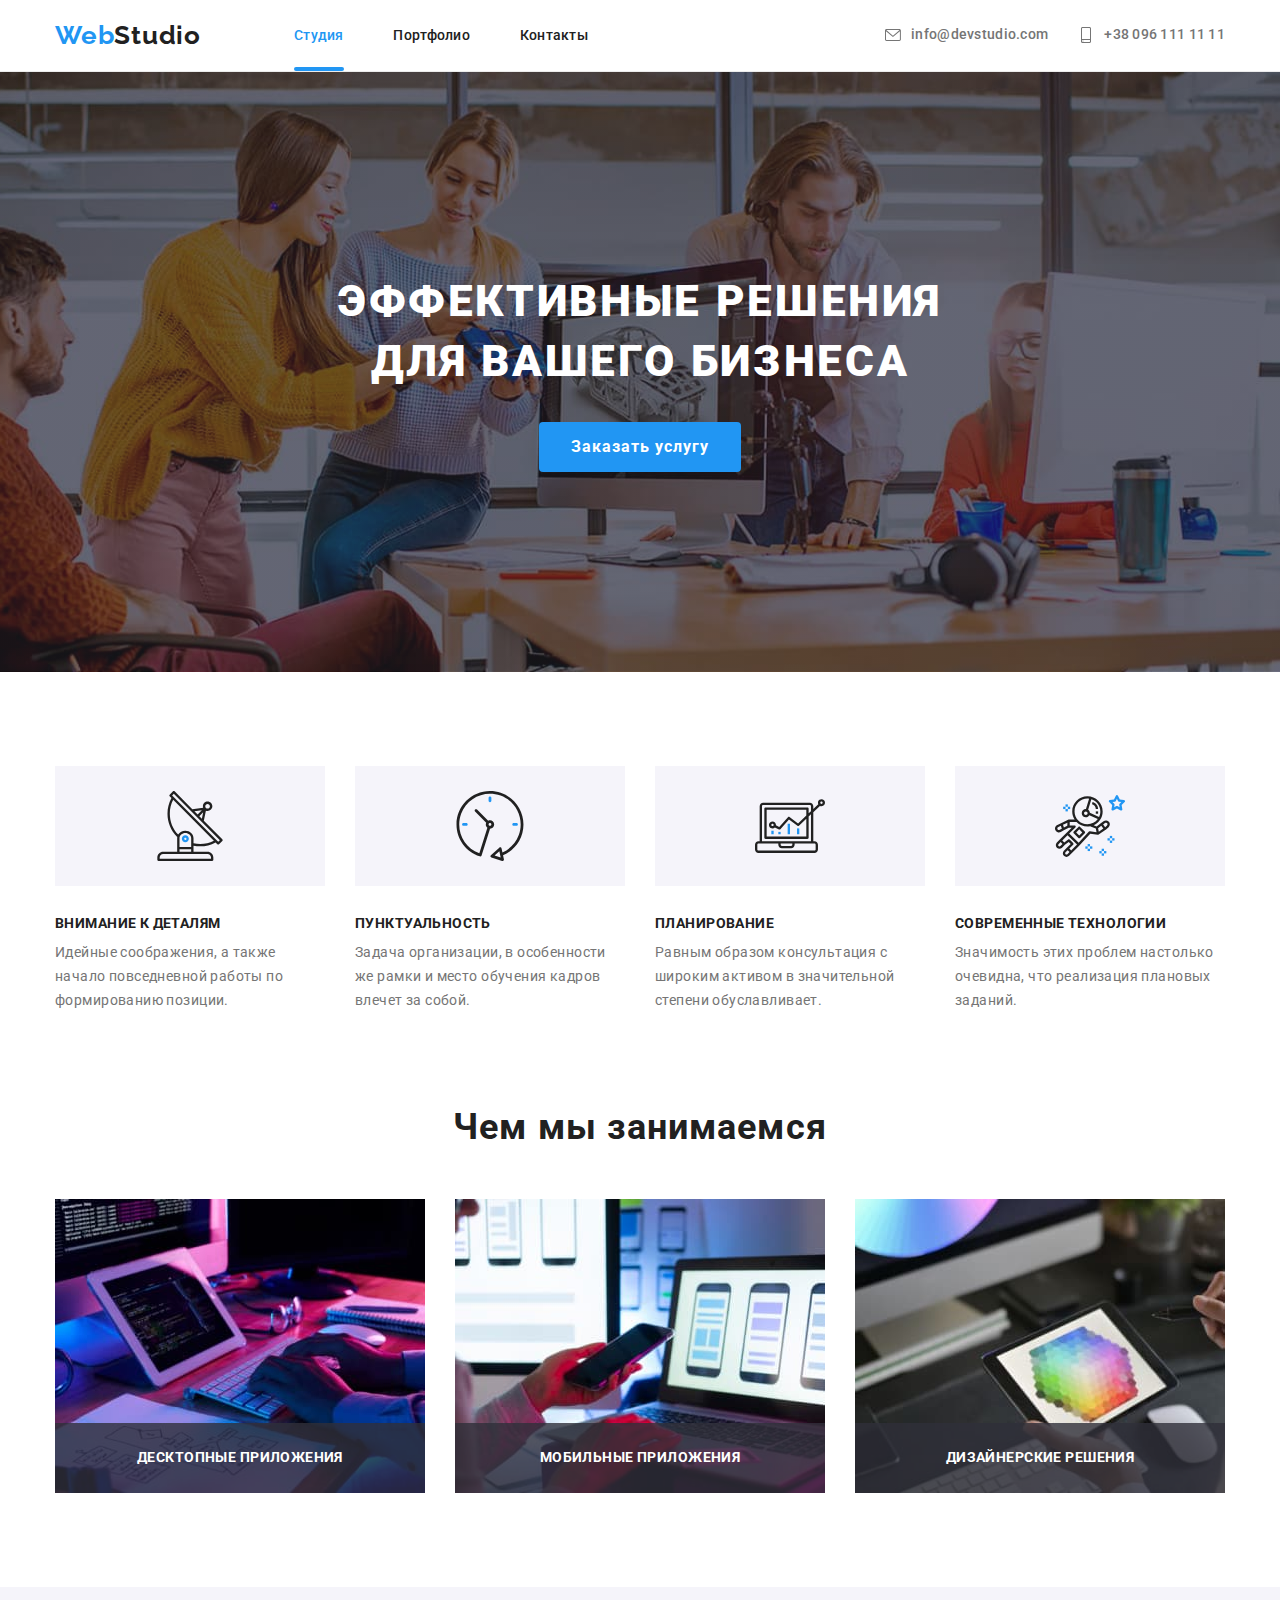
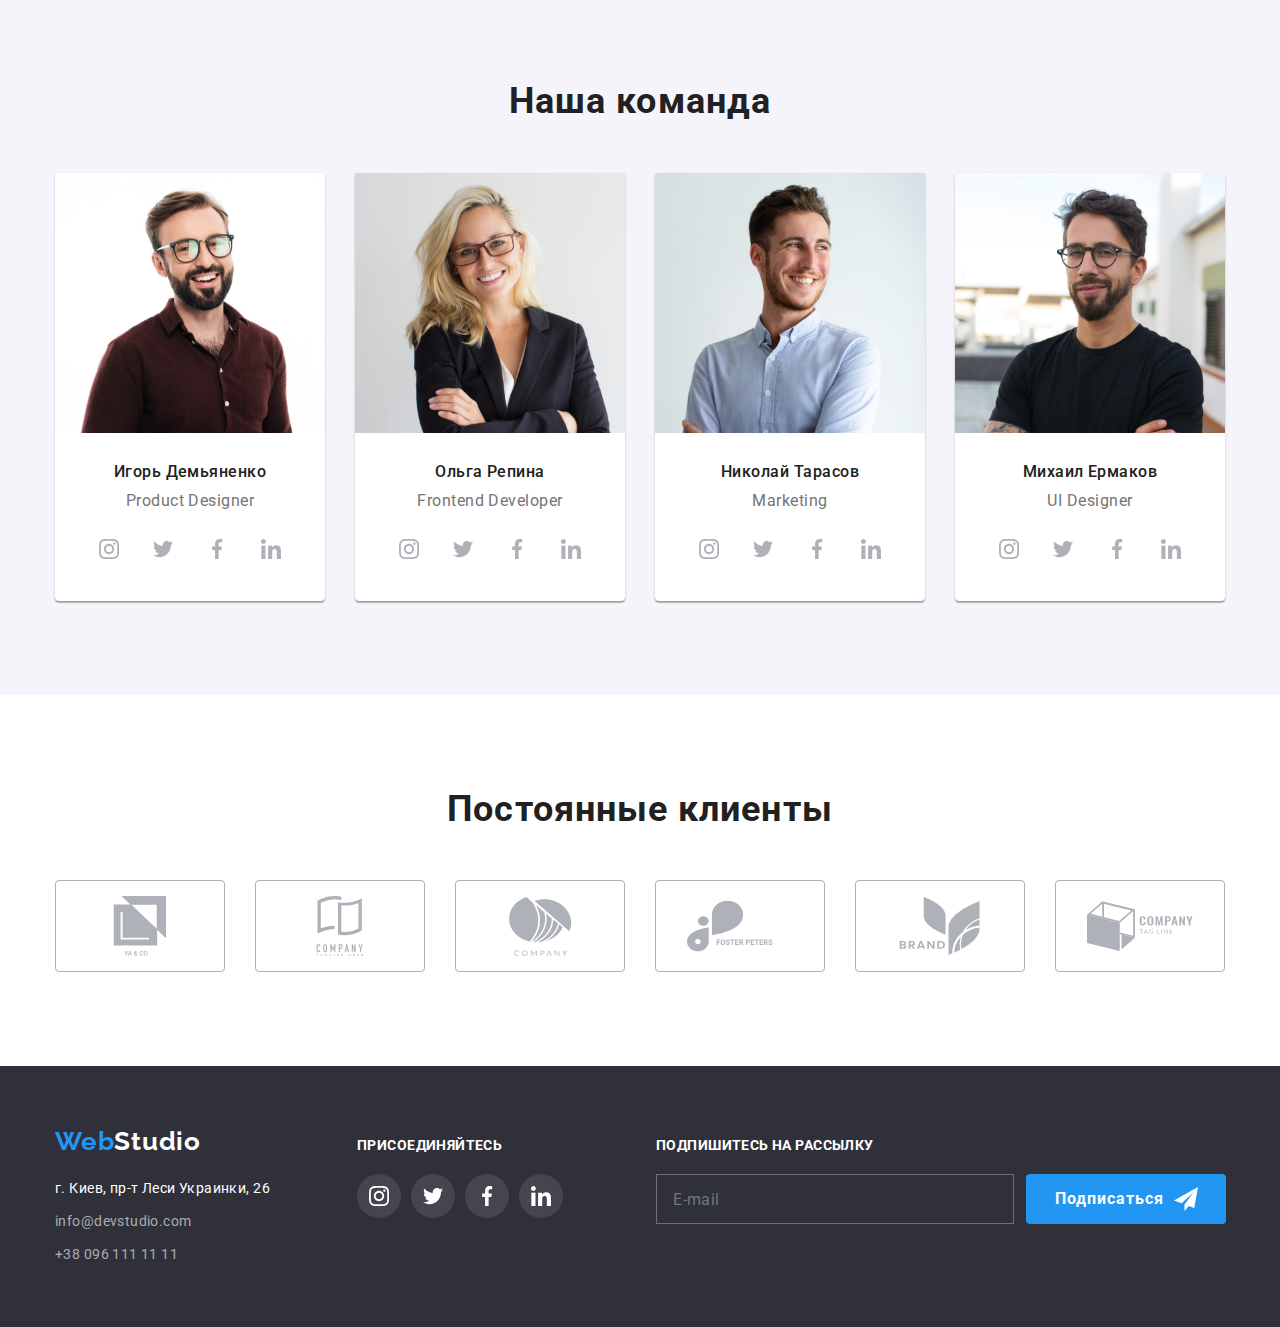
<file: index.html>
<!DOCTYPE html>
<html lang="ru">

<head>
    <meta charset="UTF-8">
    <meta http-equiv="X-UA-Compatible" content="IE=edge">
    <meta name="viewport" content="width=device-width, initial-scale=1.0">
    <link rel="stylesheet" href="./css/modern-normalize.css">
    <link
        href="https://fonts.googleapis.com/css2?family=Raleway:wght@700&family=Roboto:wght@400;500;700;900&display=swap"
        rel="stylesheet">
    <link rel="stylesheet" href="./css/styles.css">
    <title>Студио</title>
</head>

<body>
    <header class="header">
        <div class="header-container container">
            <nav class="nav">
                <a class="logo link" lang="en" href="./index.html"><span class="logo-color">Web</span>Studio</a>
                <ul class="header-list list">
                    <li class="header-item">
                        <a href="./index.html" class="header-link link activ">Студия
                        </a>
                    </li>
                    <li class="header-item">
                        <a href="./portfolio.html" class="header-link link">Портфолио</a>
                    </li>
                    <li class="header-item">
                        <a href="#contacts" class="header-link link">Контакты</a>
                    </li>
                </ul>
            </nav>
            <ul class="contacts-header-list list">
                <li class="contacts-header-item">
                    <a href="mailto:info@devstudio.com" class="contact-header-link link">info@devstudio.com
                        <svg class="contacts-header-icon">
                            <use href="./images/icons.svg#envelope"></use>
                        </svg>
                    </a>
                </li>
                <li class="contacts-header-item">
                    <a href="tel:+380961111111" class="contact-header-link link">+38 096 111 11 11
                        <svg class="contacts-header-icon">
                            <use href="./images/icons.svg#smartphone"></use>
                        </svg>
                    </a>
                </li>
            </ul>
        </div>
    </header>

    <main>
        <section class="hero">
            <div class="container">
                <h1 class="hero-title">Эффективные решения для вашего бизнеса</h1>
                <button type="button" class="hero-btn" data-modal-open>Заказать услугу</button>
            </div>
        </section>

        <section class="section-about-us">
            <div class="container">
                <h2 class="title" hidden>О нас</h2>
                <ul class="about-list list">
                    <li class="about-item">
                        <div class="container-icons">
                            <svg width="70" height="70">
                                <use href="./images/icons.svg#antena"></use>
                            </svg>
                        </div>
                        <h3 class="about-title">Внимание к деталям</h3>
                        <p class="about-after-title">Идейные соображения, а также начало повседневной работы по
                            формированию позиции.
                        </p>
                    </li>
                    <li class="about-item">
                        <div class="container-icons">
                            <svg width="70" height="70">
                                <use href="./images/icons.svg#clock"></use>
                            </svg>
                        </div>
                        <h3 class="about-title">Пунктуальность</h3>
                        <p class="about-after-title">Задача организации, в особенности же рамки и место обучения кадров
                            влечет за собой.
                        </p>
                    </li>
                    <li class="about-item">
                        <div class="container-icons">
                            <svg width="70" height="70">
                                <use href="./images/icons.svg#diagram"></use>
                            </svg>
                        </div>
                            <h3 class="about-title">Планирование</h3>
                            <p class="about-after-title">Равным образом консультация с широким активом в значительной
                                степени обуславливает.
                        </p>
                    </li>
                    <li class="about-item">
                        <div class="container-icons">
                            <svg width="70" height="70">
                                <use href="./images/icons.svg#astronaut"></use>
                            </svg>
                        </div>
                        <h3 class="about-title">Современные технологии</h3>
                        <p class="about-after-title">Значимость этих проблем настолько очевидна, что реализация плановых
                            заданий.
                        </p>
                    </li>
                </ul>
            </div>
        </section>

        <section class="section">
            <div class="container">
                <h2 class="title">Чем мы занимаемся</h2>
                <ul class="description-list list">
                    <li class="description-item">
                        <img src="./images/box1.jpg" alt="Кодирование" width="370">
                        <h3 class="about-title">Десктопные Приложения</h3>
                    </li>
                    <li class="description-item">
                        <img src="./images/box2.jpg" alt="Адаптирование" width="370">
                        <h3 class="about-title">мобильные Приложения</h3>
                    </li>
                    <li class="description-item">
                        <img src="./images/box3.jpg" alt="Веб-дизайн" width="370">
                        <h3 class="about-title">дизайнерские решения</h3>
                    </li>
                </ul>
            </div>
        </section>

        <section class="our-team section">
            <div class="container">
                <h2 class="title">Наша команда</h2>
                <ul class="our-team-list list">
                    <li class="our-team-item">
                        <img src="./images/img1.jpg" alt="фото Игоря Демьяненко" width="270">
                        <div class="our-team-content">
                            <h3 class="our-team-title">Игорь Демьяненко</h3>
                            <p class="our-team-aftertitle">Product Designer</p>
                            <ul class="social-list list">
                                <li class="team-item">
                                    <a href=""
                                    class="team-link">
                                    <svg width="20" height="20">
                                        <use href="./images/icons.svg#instagram"></use>
                                    </svg>
                                    </a>
                                </li>
                                <li class="team-item">
                                    <a href=""
                                    class="team-link">
                                    <svg width="20" height="20">
                                        <use href="./images/icons.svg#twitter" ></use>
                                    </svg>
                                    </a>
                                </li>
                                <li class="team-item">
                                    <a href=""
                                    class="team-link">
                                    <svg width="20" height="20">
                                        <use href="./images/icons.svg#facebook" ></use>
                                    </svg>
                                    </a>
                                </li>
                                <li class="team-item">
                                    <a href=""
                                    class="team-link">
                                    <svg width="20" height="20">
                                        <use href="./images/icons.svg#linkedin" ></use>
                                    </svg>
                                    </a>
                                </li>
                            </ul>
                        </div>
                    </li>
                    <li class="our-team-item">
                        <img src="./images/img2.jpg" alt="фото Ольги Репиной" width="270">
                        <div class="our-team-content">
                            <h3 class="our-team-title">Ольга Репина</h3>
                            <p class="our-team-aftertitle">Frontend Developer</p>
                            <ul class="social-list list">
                                <li class="team-item">
                                    <a href=""
                                    class="team-link">
                                    <svg width="20" height="20">
                                        <use href="./images/icons.svg#instagram"></use>
                                    </svg>
                                    </a>
                                </li>
                                <li class="team-item">
                                    <a href=""
                                    class="team-link">
                                    <svg width="20" height="20">
                                        <use href="./images/icons.svg#twitter" ></use>
                                    </svg>
                                    </a>
                                </li>
                                <li class="team-item">
                                    <a href=""
                                    class="team-link">
                                    <svg width="20" height="20">
                                        <use href="./images/icons.svg#facebook" ></use>
                                    </svg>
                                    </a>
                                </li>
                                <li class="team-item">
                                    <a href=""
                                    class="team-link">
                                    <svg width="20" height="20">
                                        <use href="./images/icons.svg#linkedin" ></use>
                                    </svg>
                                    </a>
                                </li>
                            </ul>
                        </div>
                    </li>
                    <li class="our-team-item">
                        <img src="./images/img3.jpg" alt="фото Николая Тарасова" width="270">
                        <div class="our-team-content">
                            <h3 class="our-team-title">Николай Тарасов</h3>
                            <p class="our-team-aftertitle">Marketing</p>
                            <ul class="social-list list">
                                <li class="team-item">
                                    <a href=""
                                    class="team-link">
                                    <svg width="20" height="20">
                                        <use href="./images/icons.svg#instagram"></use>
                                    </svg>
                                    </a>
                                </li>
                                <li class="team-item">
                                    <a href=""
                                    class="team-link">
                                    <svg width="20" height="20">
                                        <use href="./images/icons.svg#twitter" ></use>
                                    </svg>
                                    </a>
                                </li>
                                <li class="team-item">
                                    <a href=""
                                    class="team-link">
                                    <svg width="20" height="20">
                                        <use href="./images/icons.svg#facebook" ></use>
                                    </svg>
                                    </a>
                                </li>
                                <li class="team-item">
                                    <a href=""
                                    class="team-link">
                                    <svg width="20" height="20">
                                        <use href="./images/icons.svg#linkedin" ></use>
                                    </svg>
                                    </a>
                                </li>
                            </ul>
                        </div>
                    </li>
                    <li class="our-team-item">
                        <img src="./images/img4.jpg" alt="фото Михаила Ермакова" width="270">
                        <div class="our-team-content">
                            <h3 class="our-team-title">Михаил Ермаков</h3>
                            <p class="our-team-aftertitle">UI Designer</p>
                            <ul class="social-list list">
                                <li class="team-item">
                                    <a href=""
                                    class="team-link">
                                    <svg width="20" height="20">
                                        <use href="./images/icons.svg#instagram"></use>
                                    </svg>
                                    </a>
                                </li>
                                <li class="team-item">
                                    <a href=""
                                    class="team-link">
                                    <svg width="20" height="20">
                                        <use href="./images/icons.svg#twitter" ></use>
                                    </svg>
                                    </a>
                                </li>
                                <li class="team-item">
                                    <a href=""
                                    class="team-link">
                                    <svg width="20" height="20">
                                        <use href="./images/icons.svg#facebook" ></use>
                                    </svg>
                                    </a>
                                </li>
                                <li class="team-item">
                                    <a href=""
                                    class="team-link">
                                    <svg width="20" height="20">
                                        <use href="./images/icons.svg#linkedin" ></use>
                                    </svg>
                                    </a>
                                </li>
                            </ul>
                        </div>
                    </li>
                </ul>
            </div>
        </section>

        <section class="section">
            <div class="container">
                <h2 class="title">Постоянные клиенты</h2>
                <ul class="client-list list">
                    <li class="client-item">
                        <a href="" class="client-link">
                            <svg width="106" height="60" >
                            <use href="./images/icons.svg#group1" ></use>
                            </svg>
                        </a>
                    </li>
                    <li class="client-item">
                        <a href="" class="client-link">
                            <svg width="106" height="60">
                            <use href="./images/icons.svg#group2"></use>
                            </svg>
                        </a>
                    </li>
                    <li class="client-item">
                        <a href="" class="client-link">
                            <svg width="106" height="60">
                            <use href="./images/icons.svg#group3"></use>
                            </svg>
                        </a>
                    </li>
                    <li class="client-item">
                        <a href="" class="client-link">
                            <svg width="106" height="60">
                            <use href="./images/icons.svg#group4"></use>
                            </svg>
                        </a>
                    </li>
                    <li class="client-item">
                        <a href="" class="client-link">
                            <svg width="106" height="60">
                            <use href="./images/icons.svg#group5"></use>
                            </svg>
                        </a>
                    </li>
                    <li class="client-item">
                        <a href="" class="client-link">
                            <svg width="106" height="60">
                            <use href="./images/icons.svg#group6"></use>
                            </svg>
                        </a>
                    </li>
                    
                </ul>
            </div>
        </section>
    </main>

    <footer class="footer">
        <div class="container-footer">
            <div class="left-footer">
                <a class="logo-footer link" lang="en" href="./index.html"><span class="logo-color">Web</span>Studio</a>
                <address class="address" id="contacts">
                    <ul class="address-list list">
                        <li class="address-item"><a href="http://surl.li/anses" class="address-link link ">г. Киев, пр-т
                                Леси Украинки, 26</a></li>
                        <li class="address-item"><a href="mailto:info@devstudio.com"
                                class="address-link link">info@devstudio.com</a></li>
                        <li class="address-item"><a href="tel:+380961111111" class="address-link link">+38 096 111 11 11</a>
                        </li>
                    </ul>
                </address>
            </div>
            <div class="center-footer">
                <h3 class="about-title title-footer">ПРИСОЕДИНЯЙТЕСЬ</h3>
                <ul class="social-list list">
                    <li class="team-item">
                        <a href=""
                        class="team-link footer-icons">
                        <svg width="20" height="20">
                            <use href="./images/icons.svg#instagram"></use>
                        </svg>
                        </a>
                    </li>
                    <li class="team-item">
                        <a href=""
                        class="team-link footer-icons">
                        <svg  width="20" height="20">
                            <use href="./images/icons.svg#twitter" ></use>
                        </svg>
                        </a>
                    </li>
                    <li class="team-item">
                        <a href=""
                        class="team-link footer-icons">
                        <svg  width="20" height="20">
                            <use href="./images/icons.svg#facebook" ></use>
                        </svg>
                        </a>
                    </li>
                    <li class="team-item ">
                        <a href=""
                        class="team-link footer-icons">
                        <svg width="20" height="20">
                            <use href="./images/icons.svg#linkedin" ></use>
                        </svg>
                        </a>
                    </li>
                </ul>
            </div>
            <div class="right-footer">
                <b class="about-title title-footer">ПОДПИШИТЕСЬ НА РАССЫЛКУ</b>
                <form class="form">
                    <input type="email" name="mail" class="footer-form-mail" placeholder="E-mail" required>
                    <button type="submit" class="footer-btn">
                        Подписаться
                            <svg class="container-icon-send" width="24" height="24">
                                <use href="./images/icons.svg#icon-send"></use>
                            </svg>
                    </button>
                </form>
            </div>
        </div>
    </footer>

    <!--Modal Window-->
    <div class="backdrop is-hidden" data-modal>
        <div class="modal">
            <button type="button" class="close-modal" data-modal-close >
                <svg width="18" height="18">
                    <use href="./images/icons.svg#close"></use> 
                </svg>
            </button>
            <b class="modal-title">Оставьте свои данные, мы вам перезвоним</b>
            <form action="#" class="modal-form" autocomplete="off">
                <label class="modal-label">Имя
                    <span class="modal-section-icons">
                        <input type="text" name="name" class="modal-input" required>
                        <svg width="18" height="18" class="modal-icons">
                            <use href="./images/icons.svg#icon-person"></use>
                        </svg>
                    </span>
                </label>
                <label class="modal-label" >Телефон
                    <span class="modal-section-icons">
                        <input type="tel" name="tel" class="modal-input" required>
                        <svg width="18" height="18" class="modal-icons">
                            <use href="./images/icons.svg#icon-phone-black"></use>
                        </svg>
                    </span>
                </label>
                <label class="modal-label">Почта  
                    <span class="modal-section-icons">
                        <input type="email" name="mail" class="modal-input" required>
                        <svg width="18" height="18" class="modal-icons">
                            <use href="./images/icons.svg#icon-email"></use>
                        </svg>
                    </span>
                </label>
                <label class="modal-label">Комментарий
                    <textarea name="comment" class="modal-textarea" placeholder="Введите текст"></textarea> 
                </label>
                <div class="modal-section-policy">
                    <label class="modal-label-policy">
                        <input type="checkbox" name="policy" class="modal-policy" required>
                        <span class="check-icon"></span>
                        Соглашаюсь с рассылкой и принимаю&nbsp
                        <a href="#" class="modal-link">Условия договора</a>
                    </label>
                </div> 
                <button type="submit" class="modal-btn">Отправить</button>
            </form>
        </div>
    </div>
    <script src="./js/modal.js"></script>
</body>
</html>
</file>
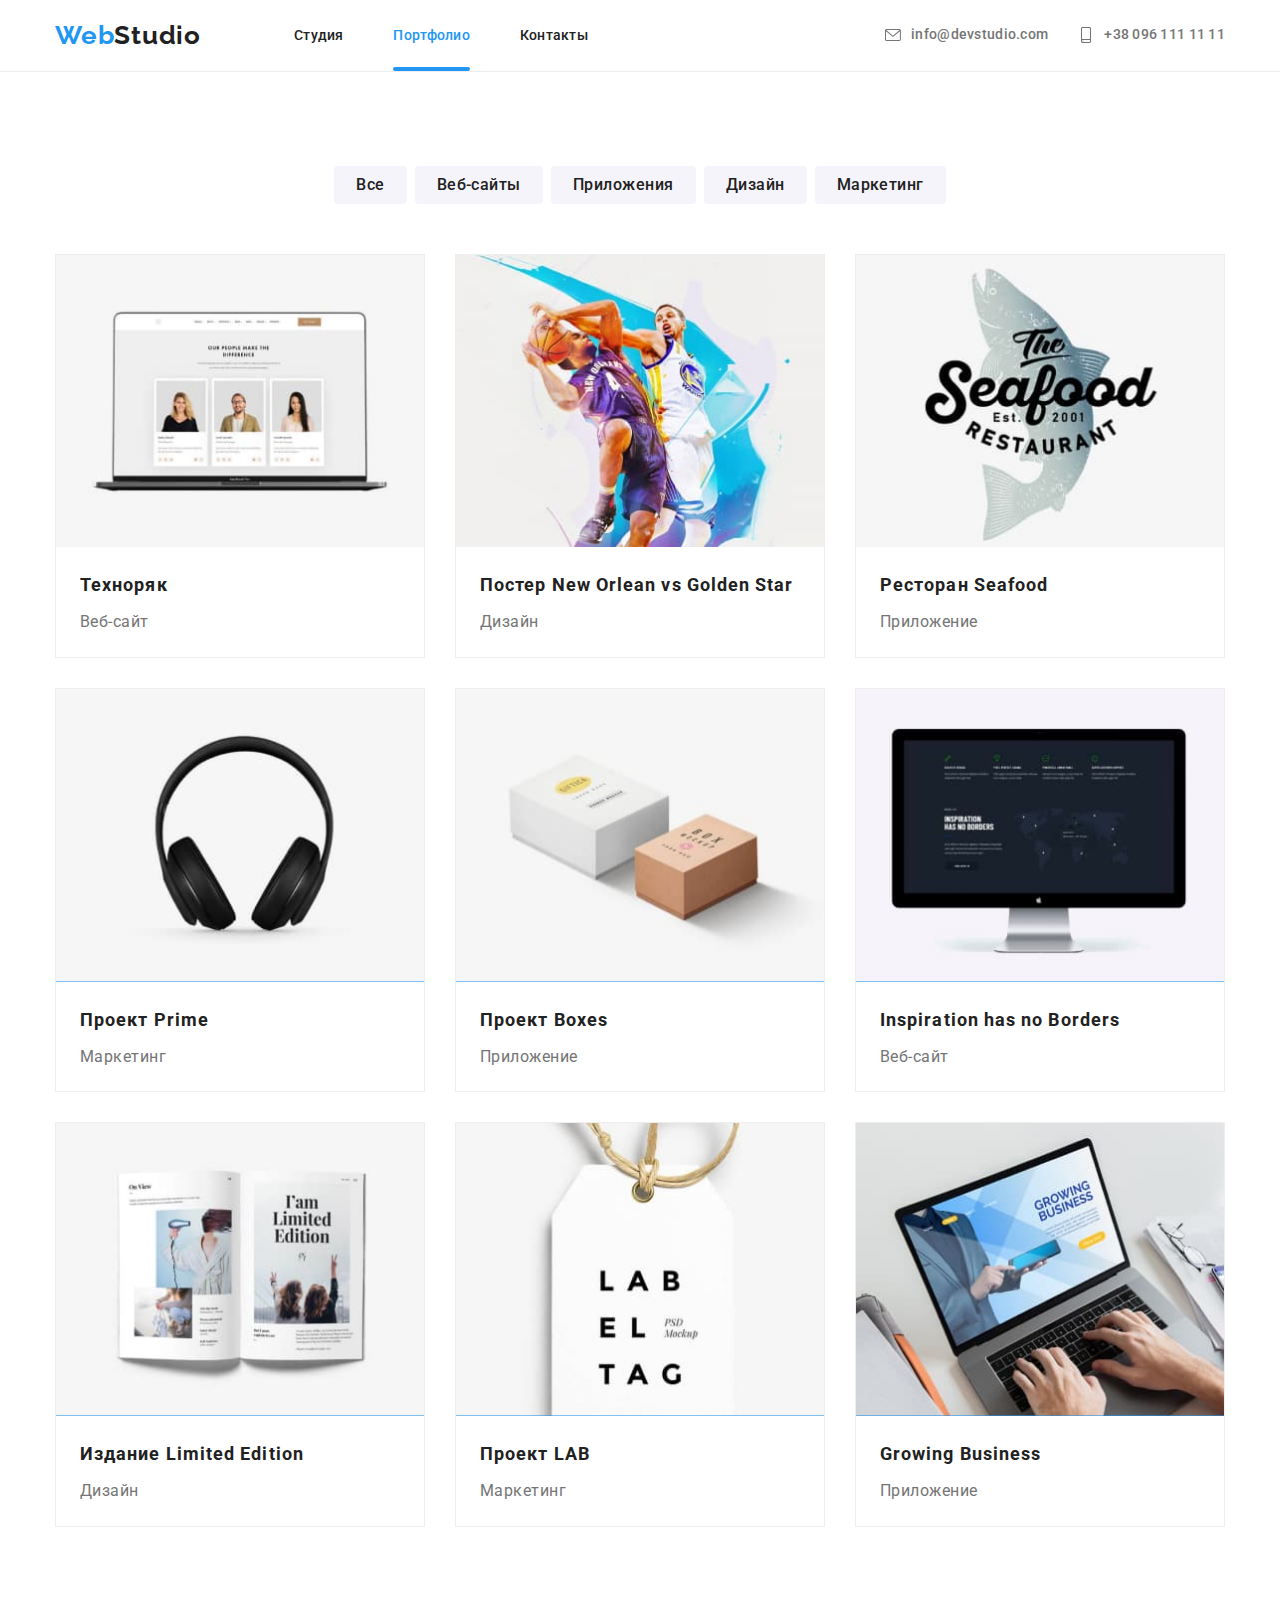
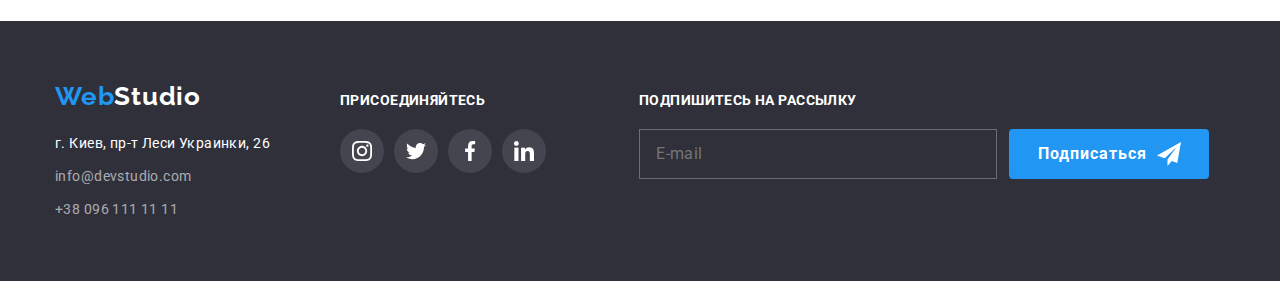
<file: portfolio.html>
<!DOCTYPE html>
<html lang="ru">
<head>
    <meta charset="UTF-8">
    <meta http-equiv="X-UA-Compatible" content="IE=edge">
    <meta name="viewport" content="width=device-width, initial-scale=1.0">
    <link rel="stylesheet" href="./css/modern-normalize.css">
    <link href="https://fonts.googleapis.com/css2?family=Raleway:wght@700&family=Roboto:wght@400;500;700;900&display=swap" rel="stylesheet"> 
    <link rel="stylesheet" href="./css/styles.css">
    <title>Портфолио</title>
</head>
<body>
    <header class="header">
        <div class="header-container container">
            <nav class="nav">
                <a class="logo link" lang="en" href="./index.html"><span class="logo-color">Web</span>Studio</a>
                <ul class="header-list list">
                    <li class="header-item">
                        <a href="./index.html" class="header-link link">Студия
                        </a>
                    </li>
                    <li class="header-item">
                        <a href="./portfolio.html" class="header-link link activ">Портфолио</a>
                    </li>
                    <li class="header-item">
                        <a href="#contacts" class="header-link link">Контакты</a>
                    </li>
                </ul>
            </nav>
            <ul class="contacts-header-list list">
                <li class="contacts-header-item">
                    <a href="mailto:info@devstudio.com" class="contact-header-link link">info@devstudio.com
                        <svg class="contacts-header-icon">
                            <use href="./images/icons.svg#envelope"></use>
                        </svg>
                    </a>
                </li>
                <li class="contacts-header-item">
                    <a href="tel:+380961111111" class="contact-header-link link">+38 096 111 11 11
                        <svg class="contacts-header-icon">
                            <use href="./images/icons.svg#smartphone"></use>
                        </svg>
                    </a>
                </li>
            </ul>
        </div>
    </header>

    <main>
            <section class="section">
                <div class="container">
                    <!--список фильтров-->
                    <ul class="btn-list list">
                        <li class="btn-item "><button type="button" class="btn">Все</button></li><li class="btn-item "><button type="button" class="btn">Веб-сайты</button></li>
                        <li class="btn-item "><button type="button" class="btn">Приложения</button></li>
                        <li class="btn-item "><button type="button" class="btn">Дизайн</button></li>
                        <li class="btn-item "><button type="button" class="btn">Маркетинг</button></li>
                    </ul>
                    <!--портфолио-->
                    <h1 hidden>Портфолио</h1>
                    <ul class="portfolio-list list">
                        <li class="portfolio-item">
                            <a href="#" class="portfolio-link link">
                                <div class="thumb">
                                    <img src="./images/person.jpg" alt="техноряк" width="370">
                                    <p class="box-transcription" >Технокряк это современная площадка распространения коронавируса. Компании используют эту платформу для цифрового шпионажа и атак на защищённые сервера конкурентов.</p>
                                </div>
                                
                                <div class="portfolio-content">
                                    <h2 class="portfolio-title">Техноряк</h2>
                                    <p class="portfolio-aftertitle">Веб-сайт</p>
                                </div>
                            </a>
                        </li>
                        <li class="portfolio-item">
                            <a href="#" class="portfolio-link link">
                                <div class="thumb">
                                    <img src="./images/bascketball.jpg" alt="баскетбольный постер" width="370">
                                    <p class="box-transcription" >Технокряк это современная площадка распространения коронавируса. Компании используют эту платформу для цифрового шпионажа и атак на защищённые сервера конкурентов.</p>
                                </div>
                                <div class="portfolio-content">
                                    <h2 class="portfolio-title">Постер New Orlean vs Golden Star</h2>
                                    <p class="portfolio-aftertitle">Дизайн</p>
                                </div>
                            </a>
                        </li>
                        <li class="portfolio-item">
                            <a href="#" class="portfolio-link link">
                                <div class="thumb">
                                    <img src="./images/restoran.jpg" alt="эмблема ресторана" width="370">
                                    <p class="box-transcription" >Технокряк это современная площадка распространения коронавируса. Компании используют эту платформу для цифрового шпионажа и атак на защищённые сервера конкурентов.</p>
                                </div>
                                <div class="portfolio-content">
                                    <h2 class="portfolio-title">Ресторан Seafood</h2>
                                    <p class="portfolio-aftertitle">Приложение</p>
                                </div>
                            </a>
                        </li>
                        <li class="portfolio-item">
                            <a href="#" class="portfolio-link link">
                                <div class="thumb">
                                    <img src="./images/headpfones.jpg" alt="наушники" width="370">
                                    <p class="box-transcription" >Технокряк это современная площадка распространения коронавируса. Компании используют эту платформу для цифрового шпионажа и атак на защищённые сервера конкурентов.</p>
                                </div>
                                <div class="portfolio-content">
                                    <h2 class="portfolio-title">Проект Prime</h2>
                                    <p class="portfolio-aftertitle">Маркетинг</p>
                                </div>
                            </a>
                        </li>
                        <li class="portfolio-item">
                            <a href="#" class="portfolio-link link">
                                <div class="thumb">
                                    <img src="./images/boxes.jpg" alt="проек коробок" width="370">
                                    <p class="box-transcription" >Технокряк это современная площадка распространения коронавируса. Компании используют эту платформу для цифрового шпионажа и атак на защищённые сервера конкурентов.</p>
                                </div>
                                <div class="portfolio-content">
                                    <h2 class="portfolio-title">Проект Boxes</h2>
                                    <p class="portfolio-aftertitle">Приложение</p>
                                </div>
                            </a>
                        </li>
                        <li class="portfolio-item">
                            <a href="#" class="portfolio-link link">
                                <div class="thumb">
                                    <img src="./images/imac.jpg" alt="компьютер apple" width="370">
                                    <p class="box-transcription" >Технокряк это современная площадка распространения коронавируса. Компании используют эту платформу для цифрового шпионажа и атак на защищённые сервера конкурентов.</p>
                                </div>
                                <div class="portfolio-content">
                                    <h2 class="portfolio-title">Inspiration has no Borders</h2>
                                    <p class="portfolio-aftertitle">Веб-сайт</p>
                                </div>
                            </a>
                        </li>
                        <li class="portfolio-item">
                            <a href="#" class="portfolio-link link">
                                <div class="thumb">
                                    <img src="./images/magasine.jpg" alt="журнал" width="370">
                                    <p class="box-transcription" >Технокряк это современная площадка распространения коронавируса. Компании используют эту платформу для цифрового шпионажа и атак на защищённые сервера конкурентов.</p>
                                </div>
                                <div class="portfolio-content">
                                    <h2 class="portfolio-title">Издание Limited Edition</h2>
                                    <p class="portfolio-aftertitle">Дизайн</p>
                                </div>
                            </a>
                        </li>
                        <li class="portfolio-item">
                            <a href="#" class="portfolio-link link">
                                <div class="thumb">
                                    <img src="./images/label.jpg" alt="бирка" width="370">
                                    <p class="box-transcription" >Технокряк это современная площадка распространения коронавируса. Компании используют эту платформу для цифрового шпионажа и атак на защищённые сервера конкурентов.</p>
                                </div>
                                <div class="portfolio-content">
                                    <h2 class="portfolio-title">Проект LAB</h2>
                                    <p class="portfolio-aftertitle">Маркетинг</p>
                                </div>
                            </a>
                        </li>
                        <li class="portfolio-item">
                            <a href="#" class="portfolio-link link">
                                <div class="thumb"> 
                                    <img src="./images/app.jpg" alt="приложение на компьютере" width="370">
                                    <p class="box-transcription" >Технокряк это современная площадка распространения коронавируса. Компании используют эту платформу для цифрового шпионажа и атак на защищённые сервера конкурентов.</p>
                                </div>
                                <div class="portfolio-content">
                                    <h2 class="portfolio-title">Growing Business</h2>
                                    <p class="portfolio-aftertitle">Приложение</p>
                                </div>
                            </a>
                        </li>
                    </ul>
                </div>
            </section> 
    </main>
    <footer class="footer">
        <div class="container-footer">
            <div class="left-footer">
                <a class="logo link" lang="en" href="./index.html"><span class="logo-color">Web</span>Studio</a>
                <address class="address" id="contacts">
                    <ul class="address-list list">
                        <li class="address-item"><a href="http://surl.li/anses" class="address-link link ">г. Киев, пр-т
                                Леси Украинки, 26</a></li>
                        <li class="address-item"><a href="mailto:info@devstudio.com"
                                class="address-link link">info@devstudio.com</a></li>
                        <li class="address-item"><a href="tel:+380961111111" class="address-link link">+38 096 111 11 11</a>
                        </li>
                    </ul>
                </address>
            </div>
            <div class="center-footer">
                <h3 class="about-title title-footer">ПРИСОЕДИНЯЙТЕСЬ</h3>
                <ul class="social-list list">
                    <li class="team-item">
                        <a href=""
                        class="team-link footer-icons">
                        <svg width="20" height="20">
                            <use href="./images/icons.svg#instagram"></use>
                        </svg>
                        </a>
                    </li>
                    <li class="team-item">
                        <a href=""
                        class="team-link footer-icons">
                        <svg  width="20" height="20">
                            <use href="./images/icons.svg#twitter" ></use>
                        </svg>
                        </a>
                    </li>
                    <li class="team-item">
                        <a href=""
                        class="team-link footer-icons">
                        <svg  width="20" height="20">
                            <use href="./images/icons.svg#facebook" ></use>
                        </svg>
                        </a>
                    </li>
                    <li class="team-item ">
                        <a href=""
                        class="team-link footer-icons">
                        <svg width="20" height="20">
                            <use href="./images/icons.svg#linkedin" ></use>
                        </svg>
                        </a>
                    </li>
                </ul>
            </div>
            <div class="right-footer">
                <b class="about-title title-footer">ПОДПИШИТЕСЬ НА РАССЫЛКУ</b>
                <form class="form">
                    <input type="email" name="mail" class="footer-form-mail" placeholder="E-mail" required>
                    <button type="submit" class="footer-btn">
                        Подписаться
                            <svg class="container-icon-send" width="24" height="24">
                                <use href="./images/icons.svg#icon-send"></use>
                            </svg>
                    </button>
                </form>
            </div>
        </div>
    </footer>
</body>
</file>
<file: css/styles.css>
body{
    font-family: var(--main-font,--second-font);
    color: var(--first-color);
}
:root{
    --first-color: #212121;
    --second-color: #757575;
    --white-color: #ffffff;
    --white-color-transparent:#ffffff99;
    --variable-color: #2196F3;
    --backgroundcolor: #2F303A;
    --section-color: #F5F4FA;
    --border-color:#EEEEEE;
    --icons-color:#AFB1B8;
    --header-border-color: #ECECEC;
    --main-font: 'roboto', sans-serif;
    --second-font: 'raleway', sans-serif;
    --timeles: cubic-bezier(0.4, 0, 0.2, 1);
    --card-padding: 63px 24px;
    --modal-fon: #00000033;
    --modal-button-bg: #188CE8;
}
h1,h2,h3{
    margin:0;
}
ul{
    margin:0;
    padding:0;
}
p{
    margin:0;
}

img{
    display: block;
    height: auto;
    max-width: 100%;
}
.list{
    list-style: none;
}
.link{
    text-decoration: none;
}
.title{
    font-weight: 700;
    font-size: 36px;
    line-height: 1.16;
    text-align: center;
    letter-spacing: 0.03em;
}
.container{
    margin: 0 auto;
    padding: 0 15px;
    width: 1200px;
}
.section{
    padding: 94px 0;
}
/*------------HEADER------------ */
.header{
    padding: 20px 0;
    border-bottom: var(--header-border-color) solid 1px;
}
.header-container{
    display: flex;
    justify-content: space-between;
    align-items: center;
}
.nav{
    display: flex;
    align-items: center;
}
.logo{
    font-family: var(--second-font);
    font-weight: 700;
    font-size: 26px;
    line-height:1.19;
    letter-spacing: 0.03em;
    color: inherit;
}
.logo-color{
    color: var(--variable-color);
}
.header-list{
    display: flex;
    width: 294px;
    justify-content: space-between;
    margin-left: 93px;
}
.contacts-header-list{
    display: flex;
}
.contacts-header-item:not(:last-child){
    margin-right: 30px;
}
.header-link{
    
    position: relative;
    font-weight: 500;
    font-size: 14px;
    line-height: 1.14;
    letter-spacing: 0.02em;
    color: inherit;
    transition: color 250ms var(--timeles);

}
.contact-header-link{
    font-weight: 500;
    font-size: 14px;
    line-height: 1.14;
    letter-spacing: 0.02em;
    display: flex;
    flex-direction: row-reverse;
    align-items: center;
    color: var(--second-color);
    transition: color 250ms var(--timeles) ;
}
.contacts-header-icon{
    width:1rem;
    height:1rem;
    fill: currentColor;
    margin-right: 10px;
}



.header-link:hover, 
.header-link:focus, 
.contact-header-link:hover, 
.contact-header-link:focus, 
.activ{
    color: var(--variable-color);
}
.header-link.activ::after{
    position: absolute;
    left: 0;
    bottom: -27.5px;
    content: "";
    width: 100%;
    height: 4px;  
    border-radius: 2px;
    background-color: var(--variable-color); 
}
/*------------HEADER------------ */

/*------------HERO---------------*/
.hero{
    background-image:linear-gradient(
        rgba(47, 48, 58, 0.4),
        rgba(47, 48, 58, 0.4)),
        url(../images/hero-img.jpg);
    background-repeat: no-repeat;
    background-position: center;
    max-width: 1600px;
    margin: 0 auto;
    padding: 200px 0;
}

.section-about-us{
    padding-top: 94px;
}
.hero-title{
    font-weight: 900;
    font-size: 44px;
    line-height: 1.36;
    text-align: center;
    letter-spacing: 0.06em;
    text-transform: uppercase;
    color: var(--white-color);
    width: 696px;
    margin: 0 auto;

}
.hero-btn{
    color: var(--white-color);
    font-family: inherit;
    background-color: var(--variable-color);
    font-weight: 700;
    font-size: 16px;
    line-height: 1.87;
    letter-spacing: 0.06em;
    cursor: pointer;
    border-radius: 4px;
    border: none;
    display: block;
    margin: 30px auto 0;
    padding: 10px 32px;
}
/*-----------------HERO------------*/
/* ---------------ABOUT-US------------ */
.about-list{
    display: flex;
    justify-content: space-between;
}
.container-icons{
 height: 120px;
 margin-bottom: 30px;  
 background-color: var(--section-color); 
 display: flex;
justify-content: center;
align-items: center;}
.about-item{
    width: 270px;
}
.about-title{
    font-weight: 700;
    font-size: 14px;
    line-height: 1.14;
    letter-spacing: 0.03em;
    text-transform: uppercase;
}
.about-after-title{
    font-weight: 400;
    font-size: 14px;
    line-height: 1.71;
    letter-spacing: 0.03em;
    color: var(--second-color);
    margin-top: 10px;
}
/* ---------------ABOUT-US------------ */
/* ---------------DESCRIPTION------------ */
.description-list{
    display: flex;
    margin-top: 50px;
  
    
   
}
.description-item:not(:last-child){
    margin-right:30px;
}

.description-item{
    position: relative;
} 
.description-item > .about-title{
    position: absolute;
    color:var(--white-color);
   width: 100%;
   height: 70px;
display: flex;
justify-content: center;
align-items: center;
   background-color: rgba(47, 48, 58, 0.8);;
    bottom: 0;
    
}
/* ----------------OUR-TEAM----------- */
.our-team{
    background-color: var(--section-color);
    
}
.our-team-list{
    display: flex;
    justify-content: space-between;
    margin-top: 50px;
}
.our-team-item{
    background-color: var(--white-color);
    border-radius: 0 0 4px 4px;
    box-shadow: 0px 1px 3px rgba(0, 0, 0, 0.12), 0px 1px 1px rgba(0, 0, 0, 0.14), 0px 2px 1px rgba(0, 0, 0, 0.2);
}
.our-team-content{
    padding: 30px 0 30px;
    text-align: center;
}
.our-team-title{
    font-weight: 500;
    font-size: 16px;
    line-height: 1.18;
    letter-spacing: 0.03em;
}
.our-team-aftertitle{
    font-weight: 400;
    font-size: 16px;
    line-height: 1.18;
    letter-spacing: 0.03em;
    color: var(--second-color);
    margin-top: 10px;
    margin-bottom: 16px;
}
.social-list{
    display: flex;
    justify-content: center;
   
}
.team-item{
    width: 44px;
    height: 44px;
}
.team-item + .team-item{
    margin-left: 10px
}

.team-link{
    width: 100%;
    height: 100%;
    display: flex;
    align-items: center;
    justify-content: center;
    border-radius: 50%;
    fill:var(--icons-color);
    transition: color 250ms var(--timeles),background-color 250ms var(--timeles);

  
}
.team-link:hover,
.team-link:focus{
    background-color: var(--variable-color);
    fill: var(--white-color);
}
.client-list{
    display: flex;
    margin-top: 50px;
    justify-content: space-between;
}
.client-item{
    width: 170px;
    height: 92px;
    }
.client-link{
    width: 100%;
    height: 100%;
 border: 1px solid #AFB1B8;
border-radius: 4px;
display: flex;
justify-content: center;
align-items: center;
fill: var(--icons-color);
transition:fill 250ms var(--timeles), border 250ms var(--timeles);
}

.client-link:hover,
.client-link:focus{
    fill: var(--variable-color);
    border: 1px solid var(--variable-color);
}
/* ----------------OUR-TEAM----------- */
/* -------------------FOOTER-------------- */
.footer{
    color: var(--white-color);
    background-color:var(--backgroundcolor) ;
    padding: 60px 0;    
}
.container-footer{ 
width: 1200px;
margin: 0 auto;
padding: 0 15px;
display: flex;
align-items: baseline;
}
.address-list{
    padding-top: 20px;
}
.address-link{
    font-style: normal;
    font-size: 14px;
    line-height: 1.71;
    letter-spacing: 0.03em;
    color: var(--white-color-transparent);
}
.address-item:not(:first-child){
    margin-top: 9px;
}
a[href="http://surl.li/anses"]{
    color: inherit;
}
.center-footer{
    margin-left: 70px;
}
.right-footer{
    margin-left: 93px; 
}
.title-footer{
    margin-bottom: 20px;
    display: block;
}
.form{
    display: flex;
}
.footer-form-mail{
    width: 358px;
    height: 50px;
    background-color: transparent;
    border: 1px solid rgba(255, 255, 255, 0.3);
    font-family: var(--main-font, sans-serif);
    font-style: normal;
    font-weight: normal;
    font-size: 16px;
    line-height: 1.25;
    display: flex;
    align-items: center;
    letter-spacing: 0.03em;
    color: var(--white-color, white);
    padding-left: 16px;
}
.footer-form-mail:focus{
    outline: transparent;
}
.footer-btn{
    color: var(--white-color);
    font-family: inherit;
    background-color: var(--variable-color);
    font-weight: 700;
    font-size: 16px;
    line-height: 1.87;
    letter-spacing: 0.06em;
    cursor: pointer;
    border-radius: 4px;
    border: none;
    display: flex;
    justify-content: center   ;
    align-items: center;
    margin-left: 12px;
    padding: 10px 28px 10px 29px;
}
.container-icon-send{
    margin-left: 10px;
}
.footer-icons{
    fill: var(--white-color);
    background-color:  rgba(255, 255, 255, 0.1);;
}
.logo-footer{
    font-family: var(--second-font);
    font-weight: 700;
    font-size: 26px;
    line-height:1.19;
    letter-spacing: 0.03em;
    color: inherit;
    margin-right: 86px;
}
/* -------------------FOOTER-------------- */

/* -------------------PORTFOLIO-------------- */
.btn{
    font-family: inherit;
    cursor: pointer;
    font-weight: 500;
    font-size: 16px;
    line-height: 1.62;
    text-align: center;
    letter-spacing: 0.03em;
    color: var(--first-color);
    border-radius: 4px;
    border: none;
    padding: 6px 22px;
    background-color: var(--section-color);
    transition:
    color 250ms var(--timeles),
    background-color 250ms var(--timeles),
    border-color 250ms var(--timeles),
    box-shadow 250ms var(--timeles) ;

}
.btn:hover, 
.btn:focus{
    color: var(--white-color);
    background-color:var(--variable-color);
    border-color: var(--variable-color);
    box-shadow: 
    0px 3px 1px rgba(0, 0, 0, 0.1),
    0px 1px 2px rgba(0, 0, 0, 0.08), 
    0px 2px 2px rgba(0, 0, 0, 0.12);
}
.btn-list{
    display: flex;
    justify-content: center;
    margin-bottom: 50px;
}
.btn-item:not(:last-child){
    margin-right: 8px;
}
.portfolio-list{
    display: flex;
    
    flex-wrap: wrap;
    margin-left: -30px;
    margin-top: -30px;
}
.portfolio-item{
    
    margin-left: 30px;
    margin-top: 30px;
    background-color: var(--white-color);
    border: 1px solid var(--border-color);
    flex-basis: calc((100% - 90px ) / 3);
    transition: 
    box-shadow 250ms var(--timeles);
}
.portfolio-item:hover{
    box-shadow:  
    0px 1px 1px rgba(0, 0, 0, 0.12),
    0px 4px 4px rgba(0, 0, 0, 0.06),
    1px 4px 6px rgba(0, 0, 0, 0.16);
}

.thumb{
    position: relative;
    overflow: hidden;
}


.thumb:hover .box-transcription{
    transform: translateY(0);
  }
.box-transcription{
    position: absolute;
    width: 100%;
    height: 100%;
   top: 0;
   left: 0;
    overflow: hidden;
    transform: translateY(100%);
    transition: transform 250ms var(--timeles);
    color: var(--white-color);
    font-size: 18px;
    line-height: 1.5;
    padding: var(--card-padding);
    background-color:hsla(207, 90%, 54%, 0.9);
}
.portfolio-content{
    padding: 20px 24px;
}
.portfolio-title{
    font-weight: 700;
    font-size: 18px;
    line-height: 2;
    letter-spacing: 0.06em;
    color:var(--first-color);
    margin-bottom: 4px;
}
.portfolio-aftertitle{
    font-weight:400;
    font-size: 16px;
    line-height:1.87;
    letter-spacing: 0.03em;
    color: var(--second-color);
}
/* -------------------PORTFOLIO-------------- */
/* -------------------MODAL WINDOW------------- */
.backdrop.is-hidden{
    opacity: 0;
    pointer-events: none;

}
.backdrop{
    background-color:var(--modal-fon);
    position: fixed;
    top: 0;
    left: 0;
    width: 100%;
    height: 100%;
    transition: opacity 250ms var(--timeles);
}
.backdrop.is-hidden .modal{
    transform:translate(-50%,-50%) scale(1.2);
}
.modal{
    position: absolute;
    top:50%;
    left: 50%;
    transform: translate(-50%,-50%) scale(1);
    width:528px;
    height: 581px;
    background-color: var(--white-color);
    transition: transform 250ms var(--timeles);
    padding: 40px;
    display: block;
}
.close-modal{
    position: absolute;
    right: 0;
    top: 0;
    width: 30px;
    height: 30px;
    display: flex;
    justify-content: center;
    align-items: center;
    background-color: var(--white-color);
    border: 1px solid rgba(0, 0, 0, 0.1);
    border-radius: 50%;
    margin-top: 8px;
    margin-right: 8px;
}
.modal-title{
    font-family: var(--main-font, sans-serif);
    font-weight: bold;
    font-size: 20px;
    line-height: 1.15;
    text-align: center;
    letter-spacing: 0.03em;
    color: var(--first-color, black);
    display: block;
} 
.modal-form{
    margin-top: 12px;
}
.modal-input{
    width: 100%;
    height: 40px;
    border: 1px solid rgba(33, 33, 33, 0.2);
    border-radius: 4px;
    padding: 0 0 0 42px;
    font-family:var(--main-font,sans-serif);
    font-size: 14px;
    line-height: 1.14;
    letter-spacing: 0.01em;
    color: var(--first-color, black);
    background-color: transparent;
    transition: outline 250ms var(--timeles);
}
.modal-input:focus + .modal-icons{
    fill: var(--variable-color);
}
.modal-input:focus{
    outline: 1px solid var(--variable-color);
    border: none;
}
.modal-textarea:focus{
    outline: 1px solid var(--variable-color); 
    border: none;
}
.modal-label{
    font-family: var(--main-font, sans-serif);
    font-size: 12px;
    line-height: 14px;
    letter-spacing: 0.01em;
    color: var(--second-color, grey);
    display: block;
}
.modal-section-icons{
    position: relative;
    display: block;
    margin-top: 4px;
    margin-bottom: 10px;
}
.modal-textarea{
    width: 100%;
    height: 120px;
    border: 1px solid rgba(33, 33, 33, 0.2);
    border-radius: 4px;
    margin-top: 4px;
    margin-bottom: 17px;
    padding: 12px 16px;
    resize: none;
    font-family:var(--main-font,sans-serif);
    font-size: 14px;
    line-height: 1.14;
    letter-spacing: 0.01em;
    color: var(--first-color, black);
}
.modal-section textarea::placeholder{
    color: rgba(117, 117, 117, 0.5);
}
.modal-btn{
    color: var(--white-color);
    font-family: inherit;
    background-color: var(--modal-button-bg);
    font-weight: 700;
    font-size: 16px;
    line-height: 1.87;
    letter-spacing: 0.06em;
    cursor: pointer;
    border-radius: 4px;
    box-shadow: 0px 4px 4px rgba(0, 0, 0, 0.15);
    border: none;
    display: flex;
    justify-content: center;
    align-items: center;
    margin: 30px auto 40px;
    padding: 10px 55px 10px 56px;
}
.modal-icons{
    position: absolute;
    top: 50%;
    transform: translateY(-50%);
    left: 12px;
    transition: fill 250ms var(--timeles);
}
.modal-section-policy{
    display: flex;
    align-items: center;
    margin: 0 12px 0 11px;
}
.modal-label-policy{
    display: flex;
    align-items: center;
    font-family: var(--main-font, sans-serif);
    font-size: 14px;
    line-height: 1.71;
    letter-spacing: 0.03em;
    color: var(--second-color, grey);
}
.modal-policy{
    position: absolute;
    width: 1px;
    height: 1px;
    margin: -1px;
    border: 0;
    padding: 0;
    clip:rect(0 0 0 0);
    overflow: hidden;
}
.check-icon{
    display: inline-block;
    width: 16px;
    height: 15px;
    background-color: transparent;
    border: 2px var(--first-color) solid;
    border-radius: 4px;
    margin-right: 7px;
}
.modal-policy:checked + .check-icon{
    background-color: var(--variable-color);
    border: none;
    background-image: url('../images/icon-check1.svg');
    background-size: cover;
    background-position: center;
    background-repeat: no-repeat;
}
.modal-link{
    color: var(--variable-color);
}
/* -------------------MODAL WINDOW------------- */
</file>
